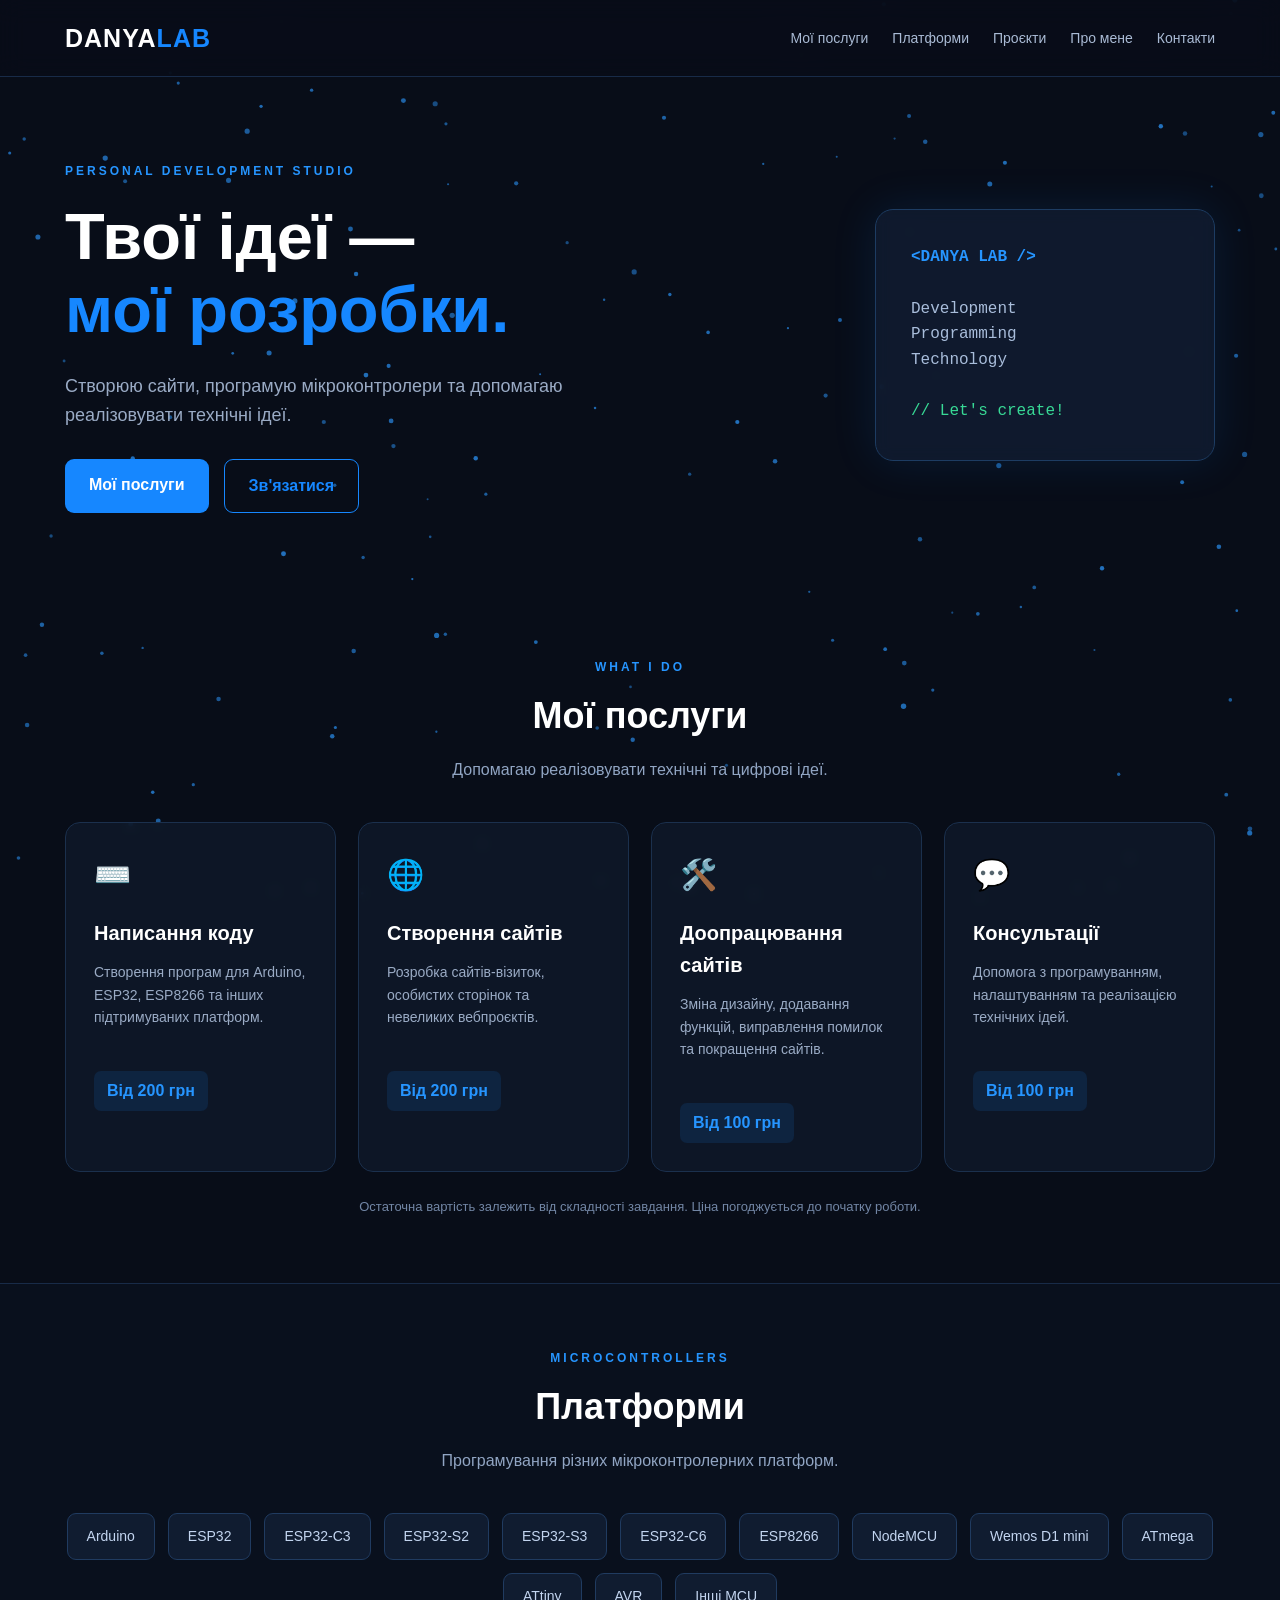
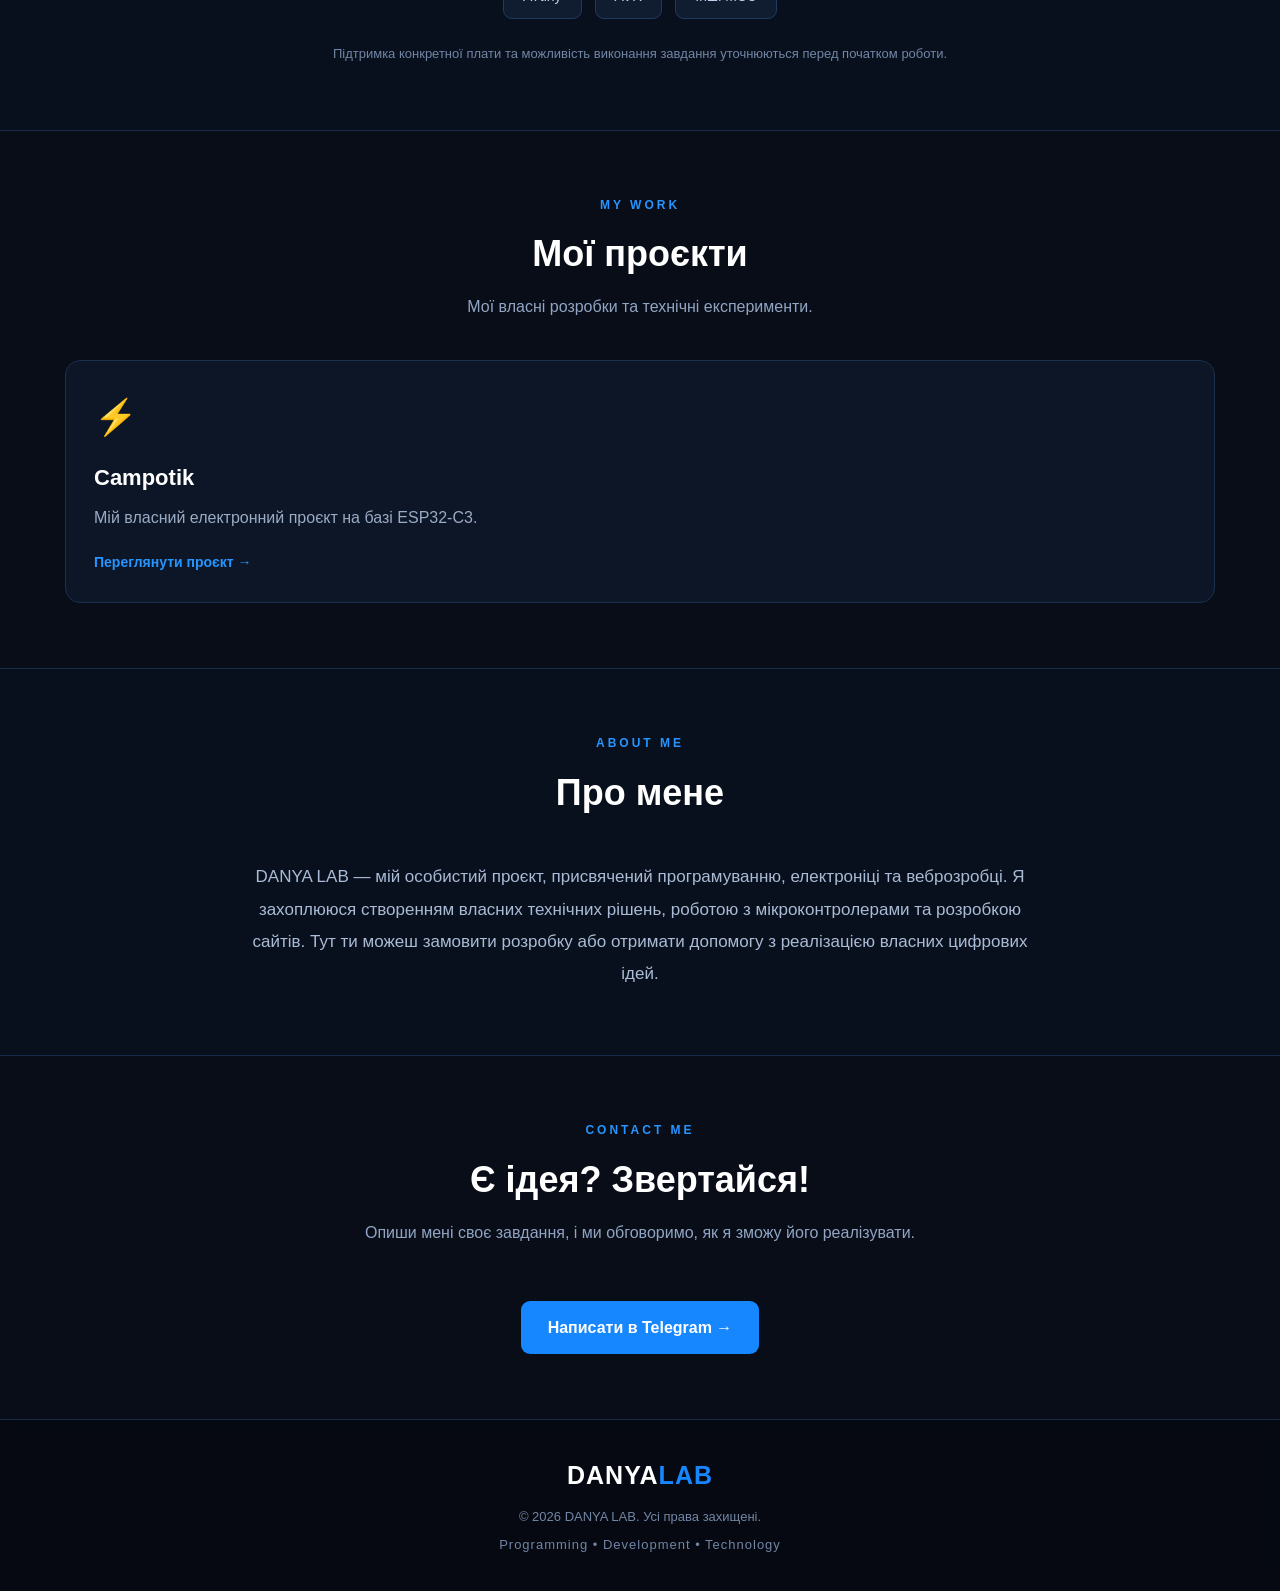
<file: index.html>
<!DOCTYPE html>
<html lang="uk">
<head>
    <meta charset="UTF-8">
    <meta name="viewport" content="width=device-width, initial-scale=1.0">
    <meta name="description" content="DANYA LAB — мої розробки, програмування мікроконтролерів та створення сайтів.">
    <meta name="theme-color" content="#080d18">

    <title>DANYA LAB — Мої розробки</title>

    <link rel="stylesheet" href="style.css">
</head>

<body>

<!-- Фон із частинок -->
<canvas id="particle-bg"></canvas>

<header class="site-header">
    <div class="container header-content">

        <a href="#" class="logo">
            DANYA<span>LAB</span>
        </a>

        <nav>
            <a href="#services">Мої послуги</a>
            <a href="#platforms">Платформи</a>
            <a href="#projects">Проєкти</a>
            <a href="#about">Про мене</a>
            <a href="#contacts">Контакти</a>
        </nav>

    </div>
</header>

<main>

    <!-- ГОЛОВНИЙ ЕКРАН -->
    <section class="hero container">

        <div class="hero-content">

            <span class="hero-label">
                PERSONAL DEVELOPMENT STUDIO
            </span>

            <h1>
                Твої ідеї —<br>
                <span>мої розробки.</span>
            </h1>

            <p>
                Створюю сайти, програмую мікроконтролери
                та допомагаю реалізовувати технічні ідеї.
            </p>

            <div class="hero-buttons">

                <a href="#services" class="button primary">
                    Мої послуги
                </a>

                <a href="#contacts" class="button secondary">
                    Зв'язатися
                </a>

            </div>

        </div>

        <div class="hero-decoration">

            <div class="code-box">

                <span class="code-blue">&lt;DANYA LAB /&gt;</span>

                <br><br>

                <span>Development</span>
                <br>
                <span>Programming</span>
                <br>
                <span>Technology</span>

                <br><br>

                <span class="code-green">// Let's create!</span>

            </div>

        </div>

    </section>

    <!-- МОЇ ПОСЛУГИ -->

    <section class="section container" id="services">

        <div class="section-heading">

            <span>WHAT I DO</span>

            <h2>Мої послуги</h2>

            <p>
                Допомагаю реалізовувати технічні та цифрові ідеї.
            </p>

        </div>

        <div class="cards">

            <div class="card">
                <div class="card-icon">⌨️</div>

                <h3>Написання коду</h3>

                <p>
                    Створення програм для Arduino, ESP32,
                    ESP8266 та інших підтримуваних платформ.
                </p>

                <div class="card-price">Від 200 грн</div>
            </div>

            <div class="card">
                <div class="card-icon">🌐</div>

                <h3>Створення сайтів</h3>

                <p>
                    Розробка сайтів-візиток, особистих сторінок
                    та невеликих вебпроєктів.
                </p>

                <div class="card-price">Від 200 грн</div>
            </div>

            <div class="card">
                <div class="card-icon">🛠️</div>

                <h3>Доопрацювання сайтів</h3>

                <p>
                    Зміна дизайну, додавання функцій,
                    виправлення помилок та покращення сайтів.
                </p>

                <div class="card-price">Від 100 грн</div>
            </div>

            <div class="card">
                <div class="card-icon">💬</div>

                <h3>Консультації</h3>

                <p>
                    Допомога з програмуванням, налаштуванням
                    та реалізацією технічних ідей.
                </p>

                <div class="card-price">Від 100 грн</div>
            </div>

        </div>

        <p class="price-note">
            Остаточна вартість залежить від складності завдання.
            Ціна погоджується до початку роботи.
        </p>

    </section>

    <!-- ПЛАТФОРМИ -->

    <section class="section platforms-section" id="platforms">

        <div class="container">

            <div class="section-heading">
                <span>MICROCONTROLLERS</span>

                <h2>Платформи</h2>

                <p>
                    Програмування різних мікроконтролерних платформ.
                </p>
            </div>

            <div class="platform-list">

                <div class="platform">Arduino</div>
                <div class="platform">ESP32</div>
                <div class="platform">ESP32-C3</div>
                <div class="platform">ESP32-S2</div>
                <div class="platform">ESP32-S3</div>
                <div class="platform">ESP32-C6</div>
                <div class="platform">ESP8266</div>
                <div class="platform">NodeMCU</div>
                <div class="platform">Wemos D1 mini</div>
                <div class="platform">ATmega</div>
                <div class="platform">ATtiny</div>
                <div class="platform">AVR</div>
                <div class="platform">Інші MCU</div>

            </div>

            <p class="platform-note">
                Підтримка конкретної плати та можливість виконання
                завдання уточнюються перед початком роботи.
            </p>

        </div>

    </section>

    <!-- МОЇ ПРОЄКТИ -->

    <section class="section container" id="projects">

        <div class="section-heading">

            <span>MY WORK</span>

            <h2>Мої проєкти</h2>

            <p>
                Мої власні розробки та технічні експерименти.
            </p>

        </div>

        <div class="projects">

            <a href="campotik.html" class="project-card">

                <div class="project-icon">⚡</div>

                <h3>Campotik</h3>

                <p>
                    Мій власний електронний проєкт
                    на базі ESP32-C3.
                </p>

                <span class="project-link">
                    Переглянути проєкт →
                </span>

            </a>

        </div>

    </section>

    <!-- ПРО МЕНЕ -->

    <section class="section about-section" id="about">

        <div class="container">

            <div class="section-heading">

                <span>ABOUT ME</span>

                <h2>Про мене</h2>

            </div>

            <p class="about-text">
                DANYA LAB — мій особистий проєкт,
                присвячений програмуванню, електроніці
                та веброзробці.

                Я захоплююся створенням власних технічних
                рішень, роботою з мікроконтролерами
                та розробкою сайтів.

                Тут ти можеш замовити розробку або отримати
                допомогу з реалізацією власних цифрових ідей.
            </p>

        </div>

    </section>

    <!-- КОНТАКТИ -->

    <section class="section container contacts" id="contacts">

        <div class="section-heading">

            <span>CONTACT ME</span>

            <h2>Є ідея? Звертайся!</h2>

            <p>
                Опиши мені своє завдання, і ми обговоримо,
                як я зможу його реалізувати.
            </p>

        </div>

        <a
            class="telegram-button"
            href="https://t.me/Danyalabbb"
            target="_blank"
            rel="noopener noreferrer"
        >
            Написати в Telegram →
        </a>

    </section>

</main>

<footer class="site-footer">

    <a href="#" class="logo">
        DANYA<span>LAB</span>
    </a>

    <p>© 2026 DANYA LAB. Усі права захищені.</p>

    <p class="footer-description">
        Programming • Development • Technology
    </p>

</footer>

<script src="script.js"></script>

</body>
</html>
</file>
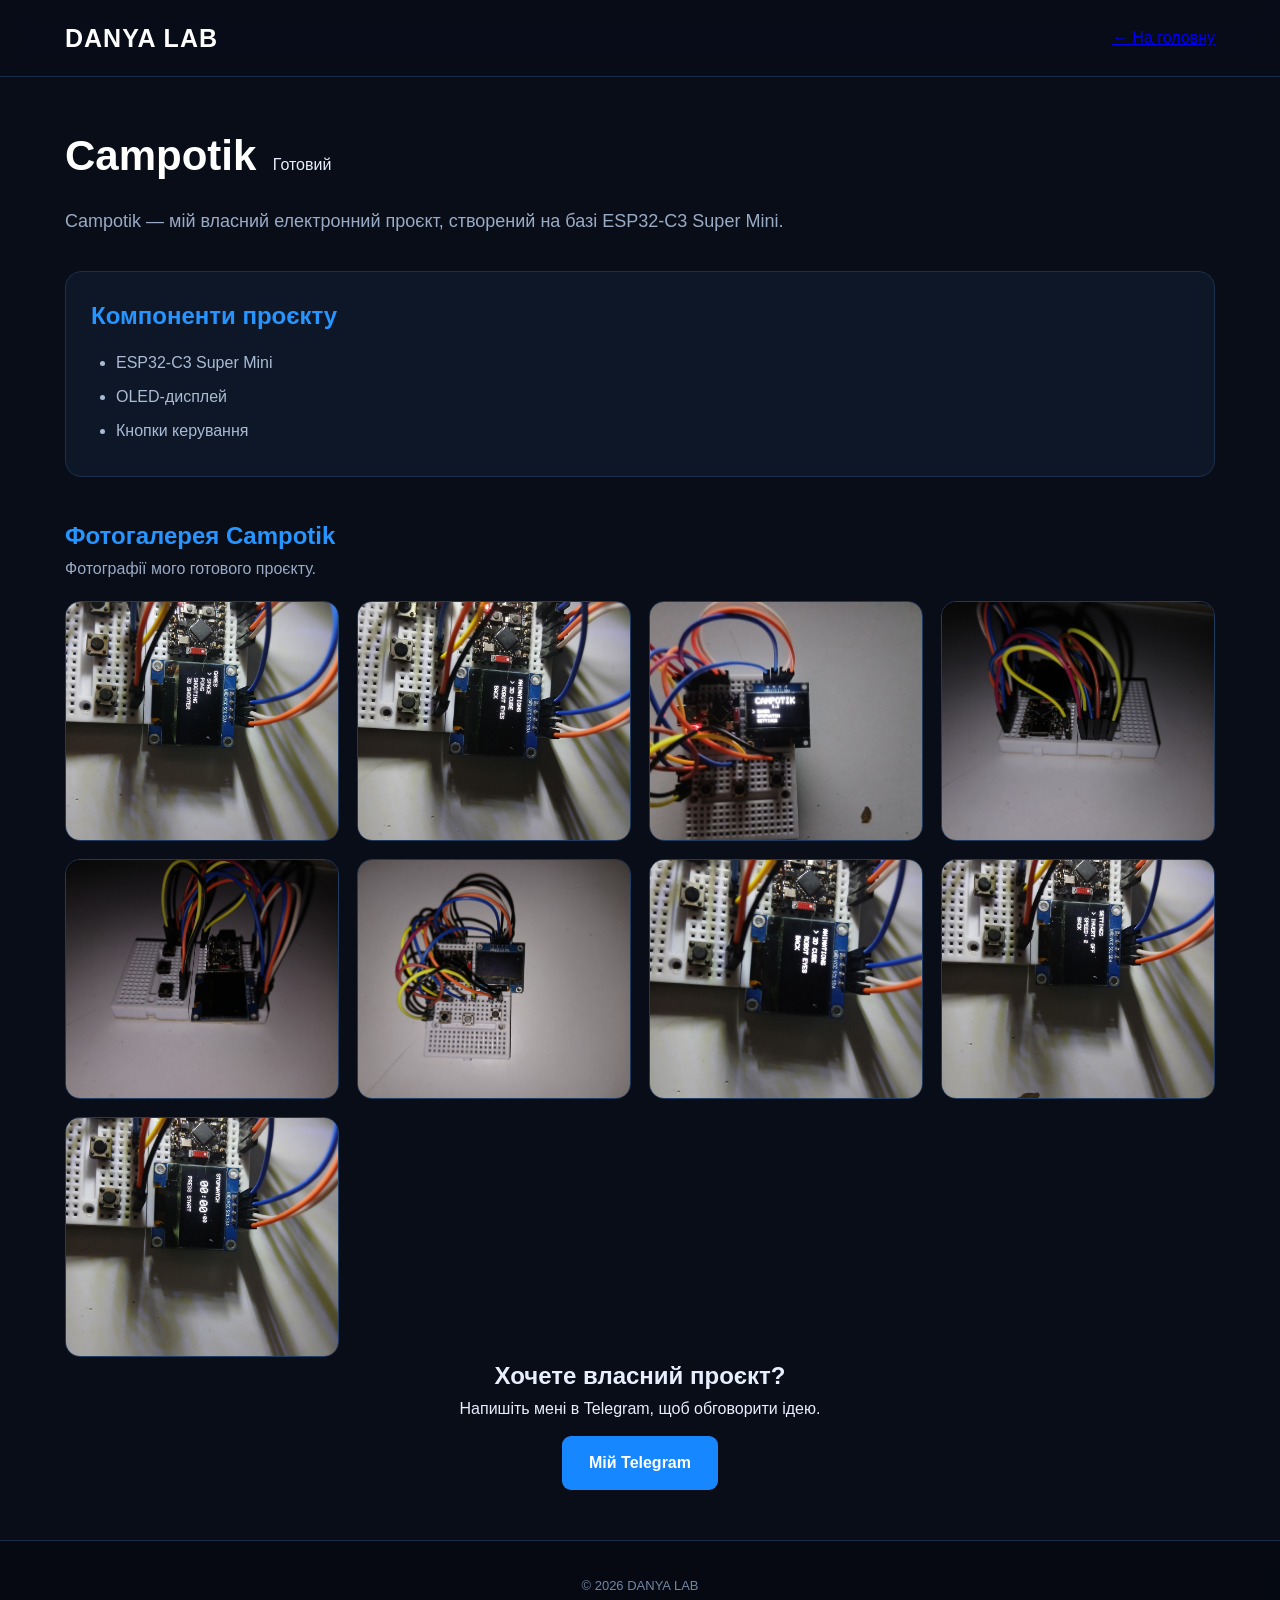
<file: campotik.html>
<!DOCTYPE html>
<html lang="uk">
<head>
    <meta charset="UTF-8">
    <meta name="viewport" content="width=device-width, initial-scale=1.0">
    <title>Campotik — DANYA LAB</title>
    <link rel="stylesheet" href="style.css">
</head>
<body>

<header class="site-header">
    <div class="container header-content">
        <a href="index.html" class="logo">DANYA LAB</a>
        <a href="index.html" class="back-link">← На головну</a>
    </div>
</header>

<main class="container project-detail">

    <section class="project-heading">
        <h1>Campotik</h1>
        <span class="status">Готовий</span>

        <p>
            Campotik — мій власний електронний проєкт,
            створений на базі ESP32-C3 Super Mini.
        </p>
    </section>

    <section class="project-info">
        <h2>Компоненти проєкту</h2>
        <ul>
            <li>ESP32-C3 Super Mini</li>
            <li>OLED-дисплей</li>
            <li>Кнопки керування</li>
        </ul>
    </section>

    <section class="gallery-section">
        <h2>Фотогалерея Campotik</h2>
        <p>Фотографії мого готового проєкту.</p>

        <div class="campotik-gallery">
            <img src="images/campotik%20(1).jpg" alt="Campotik фото 1">
            <img src="images/campotik%20(2).jpg" alt="Campotik — фото 2">
            <img src="images/campotik%20(3).jpg" alt="Campotik — фото 3">
            <img src="images/campotik%20(4).jpg" alt="Campotik — фото 4">
            <img src="images/campotik%20(5).jpg" alt="Campotik — фото 5">
            <img src="images/campotik%20(6).jpg" alt="Campotik — фото 6">
            <img src="images/campotik%20(7).jpg" alt="Campotik — фото 7">
            <img src="images/campotik%20(8).jpg" alt="Campotik — фото 8">
            <img src="images/campotik%20(9).jpg" alt="Campotik — фото 9">
        </div>
    </section>

    <section class="contacts">
        <h2>Хочете власний проєкт?</h2>
        <p>Напишіть мені в Telegram, щоб обговорити ідею.</p>
        <a class="telegram-button" href="https://t.me/Danyalabbb" target="_blank" rel="noopener noreferrer">
            Мій Telegram
        </a>
    </section>

</main>

<footer class="site-footer">
    <p>© 2026 DANYA LAB</p>
</footer>

</body>
</html>
</file>
<file: style.css>
/* ==============================
   ОСНОВНІ НАЛАШТУВАННЯ
============================== */

* {
    margin: 0;
    padding: 0;
    box-sizing: border-box;
}

html {
    scroll-behavior: smooth;
}

body {
    font-family: Arial, sans-serif;
    background: #080d18;
    color: #e7efff;
    line-height: 1.6;
    overflow-x: hidden;
}

.container {
    width: 90%;
    max-width: 1150px;
    margin: 0 auto;
}

section {
    scroll-margin-top: 90px;
}

/* ==============================
   ІНТЕРАКТИВНИЙ ФОН ІЗ ТОЧОК
============================== */

#particle-bg {
    position: fixed;
    inset: 0;
    width: 100%;
    height: 100%;
    z-index: 0;
    pointer-events: none;
    opacity: 0.8;
}

/* Увесь сайт поверх точок */

.site-header,
main,
.site-footer {
    position: relative;
    z-index: 1;
}

/* ==============================
   ШАПКА
============================== */

.site-header {
    position: sticky;
    top: 0;
    z-index: 100;
    background: rgba(8, 13, 24, 0.88);
    backdrop-filter: blur(12px);
    border-bottom: 1px solid #182b48;
    padding: 18px 0;
}

.header-content {
    display: flex;
    justify-content: space-between;
    align-items: center;
    gap: 25px;
}

.logo {
    font-size: 25px;
    font-weight: bold;
    color: #ffffff;
    text-decoration: none;
    letter-spacing: 1px;
}

.logo span {
    color: #1687ff;
}

nav {
    display: flex;
    align-items: center;
    gap: 24px;
    flex-wrap: wrap;
}

nav a {
    color: #aabbd5;
    text-decoration: none;
    font-size: 14px;
    transition: 0.2s;
}

nav a:hover {
    color: #2695ff;
}

/* ==============================
   ГОЛОВНИЙ ЕКРАН
============================== */

.hero {
    min-height: 510px;
    display: flex;
    justify-content: space-between;
    align-items: center;
    gap: 50px;
    padding-top: 80px;
    padding-bottom: 80px;
}

.hero-content {
    max-width: 650px;
}

.hero-label {
    display: inline-block;
    color: #2695ff;
    font-size: 12px;
    font-weight: bold;
    letter-spacing: 3px;
    margin-bottom: 20px;
}

.hero h1 {
    font-size: clamp(38px, 6vw, 65px);
    line-height: 1.12;
    margin-bottom: 25px;
    color: white;
}

.hero h1 span {
    color: #1687ff;
}

.hero p {
    max-width: 550px;
    color: #9aabc5;
    font-size: 18px;
    margin-bottom: 30px;
}

.hero-buttons {
    display: flex;
    gap: 15px;
    flex-wrap: wrap;
}

.button {
    display: inline-block;
    padding: 13px 24px;
    border-radius: 9px;
    text-decoration: none;
    font-weight: bold;
    transition: 0.25s;
}

.button.primary {
    background: #1687ff;
    color: white;
}

.button.primary:hover {
    background: #0069d9;
    transform: translateY(-3px);
    box-shadow: 0 5px 25px rgba(22, 135, 255, 0.3);
}

.button.secondary {
    color: #1687ff;
    border: 1px solid #1687ff;
}

.button.secondary:hover {
    background: #1687ff;
    color: white;
}

/* ==============================
   ВІКОНЦЕ З КОДОМ
============================== */

.hero-decoration {
    width: 340px;
    flex-shrink: 0;
}

.code-box {
    padding: 35px;
    background: rgba(16, 28, 48, 0.88);
    border: 1px solid #1d3c62;
    border-radius: 18px;
    box-shadow: 0 0 45px rgba(22, 135, 255, 0.12);
    font-family: Consolas, monospace;
    color: #a9bddb;

    transform-origin: center;
    animation: floating-window 4s ease-in-out infinite;
    backdrop-filter: blur(8px);
}

.code-blue {
    color: #2695ff;
    font-weight: bold;
}

.code-green {
    color: #38d996;
}

@keyframes floating-window {
    0% {
        transform: rotate(2deg) translateY(0);
    }

    25% {
        transform: rotate(-2deg) translateY(-8px);
    }

    50% {
        transform: rotate(2deg) translateY(0);
    }

    75% {
        transform: rotate(-2deg) translateY(8px);
    }

    100% {
        transform: rotate(2deg) translateY(0);
    }
}

/* ==============================
   ЗАГОЛОВКИ СЕКЦІЙ
============================== */

.section {
    padding-top: 65px;
    padding-bottom: 65px;
}

.section-heading {
    text-align: center;
    margin-bottom: 40px;
}

.section-heading > span {
    display: block;
    color: #2695ff;
    font-size: 12px;
    font-weight: bold;
    letter-spacing: 3px;
    margin-bottom: 10px;
}

.section-heading h2 {
    font-size: 36px;
    color: white;
    margin-bottom: 12px;
}

.section-heading p {
    color: #91a5c3;
    font-size: 16px;
}

/* ==============================
   ПОСЛУГИ
============================== */

.cards {
    display: grid;
    grid-template-columns: repeat(auto-fit, minmax(230px, 1fr));
    gap: 22px;
}

.card {
    padding: 28px;
    background: rgba(16, 26, 43, 0.78);
    border: 1px solid #1b304d;
    border-radius: 15px;
    transition: 0.25s;
    backdrop-filter: blur(5px);
}

.card:hover {
    transform: translateY(-6px);
    border-color: #1687ff;
    box-shadow: 0 8px 30px rgba(22, 135, 255, 0.12);
}

.card-icon {
    font-size: 30px;
    margin-bottom: 18px;
}

.card h3 {
    color: white;
    font-size: 20px;
    margin-bottom: 12px;
}

.card p {
    color: #9aabc5;
    font-size: 14px;
    min-height: 90px;
}

.card-price {
    display: inline-block;
    margin-top: 20px;
    padding: 7px 13px;
    background: rgba(22, 135, 255, 0.12);
    color: #2695ff;
    border-radius: 7px;
    font-weight: bold;
}

.price-note {
    text-align: center;
    color: #7286a5;
    font-size: 13px;
    margin-top: 25px;
}

/* ==============================
   ПЛАТФОРМИ
============================== */

.platforms-section {
    background: rgba(12, 20, 35, 0.55);
    border-top: 1px solid #182b48;
    border-bottom: 1px solid #182b48;
    backdrop-filter: blur(3px);
}

.platform-list {
    display: flex;
    justify-content: center;
    flex-wrap: wrap;
    gap: 13px;
}

.platform {
    padding: 11px 19px;
    background: rgba(18, 31, 52, 0.85);
    border: 1px solid #203b60;
    border-radius: 9px;
    color: #c3d5f0;
    font-size: 14px;
    transition: 0.2s;
}

.platform:hover {
    color: white;
    border-color: #1687ff;
    background: #142b49;
    transform: translateY(-3px);
}

.platform-note {
    text-align: center;
    color: #7286a5;
    font-size: 13px;
    margin-top: 25px;
}

/* ==============================
   ПРОЄКТИ
============================== */

.projects {
    display: grid;
    grid-template-columns: repeat(auto-fit, minmax(250px, 1fr));
    gap: 22px;
}

.project-card {
    display: block;
    padding: 28px;
    background: rgba(16, 26, 43, 0.78);
    border: 1px solid #1b304d;
    border-radius: 15px;
    text-decoration: none;
    color: #e7efff;
    transition: 0.25s;
    backdrop-filter: blur(5px);
}

.project-card:hover {
    transform: translateY(-6px);
    border-color: #1687ff;
    box-shadow: 0 8px 30px rgba(22, 135, 255, 0.12);
}

.project-icon {
    font-size: 35px;
    margin-bottom: 15px;
}

.project-card h3 {
    color: white;
    font-size: 22px;
    margin-bottom: 10px;
}

.project-card p {
    color: #9aabc5;
    margin-bottom: 18px;
}

.project-link {
    color: #2695ff;
    font-weight: bold;
    font-size: 14px;
}

/* ==============================
   ПРО МЕНЕ
============================== */

.about-section {
    background: rgba(12, 20, 35, 0.55);
    border-top: 1px solid #182b48;
    border-bottom: 1px solid #182b48;
    backdrop-filter: blur(3px);
}

.about-text {
    max-width: 800px;
    margin: 0 auto;
    color: #aabbd5;
    font-size: 17px;
    text-align: center;
    line-height: 1.9;
}

/* ==============================
   КОНТАКТИ
============================== */

.contacts {
    text-align: center;
}

.telegram-button {
    display: inline-block;
    margin-top: 15px;
    padding: 14px 27px;
    background: #1687ff;
    color: white;
    text-decoration: none;
    border-radius: 9px;
    font-weight: bold;
    transition: 0.25s;
}

.telegram-button:hover {
    background: #0069d9;
    transform: translateY(-3px);
    box-shadow: 0 5px 25px rgba(22, 135, 255, 0.3);
}

/* ==============================
   ПІДВАЛ
============================== */

.site-footer {
    text-align: center;
    padding: 35px 20px;
    background: rgba(6, 10, 18, 0.88);
    border-top: 1px solid #182b48;
    backdrop-filter: blur(8px);
}

.site-footer .logo {
    display: inline-block;
    margin-bottom: 12px;
}

.site-footer p {
    color: #7286a5;
    font-size: 13px;
}

.footer-description {
    margin-top: 7px;
    letter-spacing: 1px;
}

/* ==============================
   СТОРІНКА CAMPOTIK
============================== */

.project-detail {
    padding-top: 45px;
    padding-bottom: 50px;
}

.project-heading {
    margin-bottom: 35px;
}

.project-heading h1 {
    display: inline-block;
    font-size: 42px;
    margin-right: 12px;
    color: white;
}

.project-heading p {
    margin-top: 18px;
    font-size: 18px;
    color: #9aabc5;
}

.project-info {
    background: rgba(16, 26, 43, 0.82);
    padding: 25px;
    border-radius: 16px;
    border: 1px solid #1b304d;
    margin-bottom: 40px;
    backdrop-filter: blur(5px);
}

.project-info h2 {
    color: #2695ff;
    margin-bottom: 15px;
}

.project-info ul {
    padding-left: 25px;
}

.project-info li {
    margin-bottom: 8px;
    color: #aabbd5;
}

/* ГАЛЕРЕЯ */

.gallery-section {
    margin-top: 35px;
}

.gallery-section h2 {
    color: #2695ff;
}

.gallery-section p {
    color: #9aabc5;
    margin-bottom: 20px;
}

.campotik-gallery {
    display: grid;
    grid-template-columns: repeat(auto-fit, minmax(230px, 1fr));
    gap: 18px;
}

.campotik-gallery img {
    width: 100%;
    height: 240px;
    object-fit: cover;
    border-radius: 15px;
    border: 1px solid #203b60;
    background: #101a2b;
    transition: 0.25s;
}

.campotik-gallery img:hover {
    transform: scale(1.03);
    border-color: #1687ff;
}

/* ==============================
   АДАПТАЦІЯ ПІД ТЕЛЕФОНИ
============================== */

@media (max-width: 800px) {

    .hero {
        flex-direction: column;
        text-align: center;
        gap: 45px;
    }

    .hero-content {
        max-width: 100%;
    }

    .hero p {
        margin-left: auto;
        margin-right: auto;
    }

    .hero-buttons {
        justify-content: center;
    }

    .hero-decoration {
        width: 100%;
        max-width: 340px;
    }

    .code-box {
        padding: 30px;
    }
}

@media (max-width: 650px) {

    .header-content {
        flex-direction: column;
    }

    nav {
        justify-content: center;
        gap: 14px;
    }

    nav a {
        font-size: 13px;
    }

    .hero {
        padding-top: 60px;
        padding-bottom: 60px;
    }

    .hero h1 {
        font-size: 38px;
    }

    .hero p {
        font-size: 16px;
    }

    .section-heading h2 {
        font-size: 29px;
    }

    .card p {
        min-height: auto;
    }

    .about-text {
        font-size: 15px;
    }

    .project-heading h1 {
        font-size: 34px;
    }

    .campotik-gallery {
        grid-template-columns: 1fr;
    }

    .campotik-gallery img {
        height: 250px;
    }
}

/* ==============================
   ЗМЕНШЕННЯ АНІМАЦІЙ
============================== */

@media (prefers-reduced-motion: reduce) {

    .code-box {
        animation: none;
        transform: rotate(2deg);
    }

    html {
        scroll-behavior: auto;
    }
}
</file>
